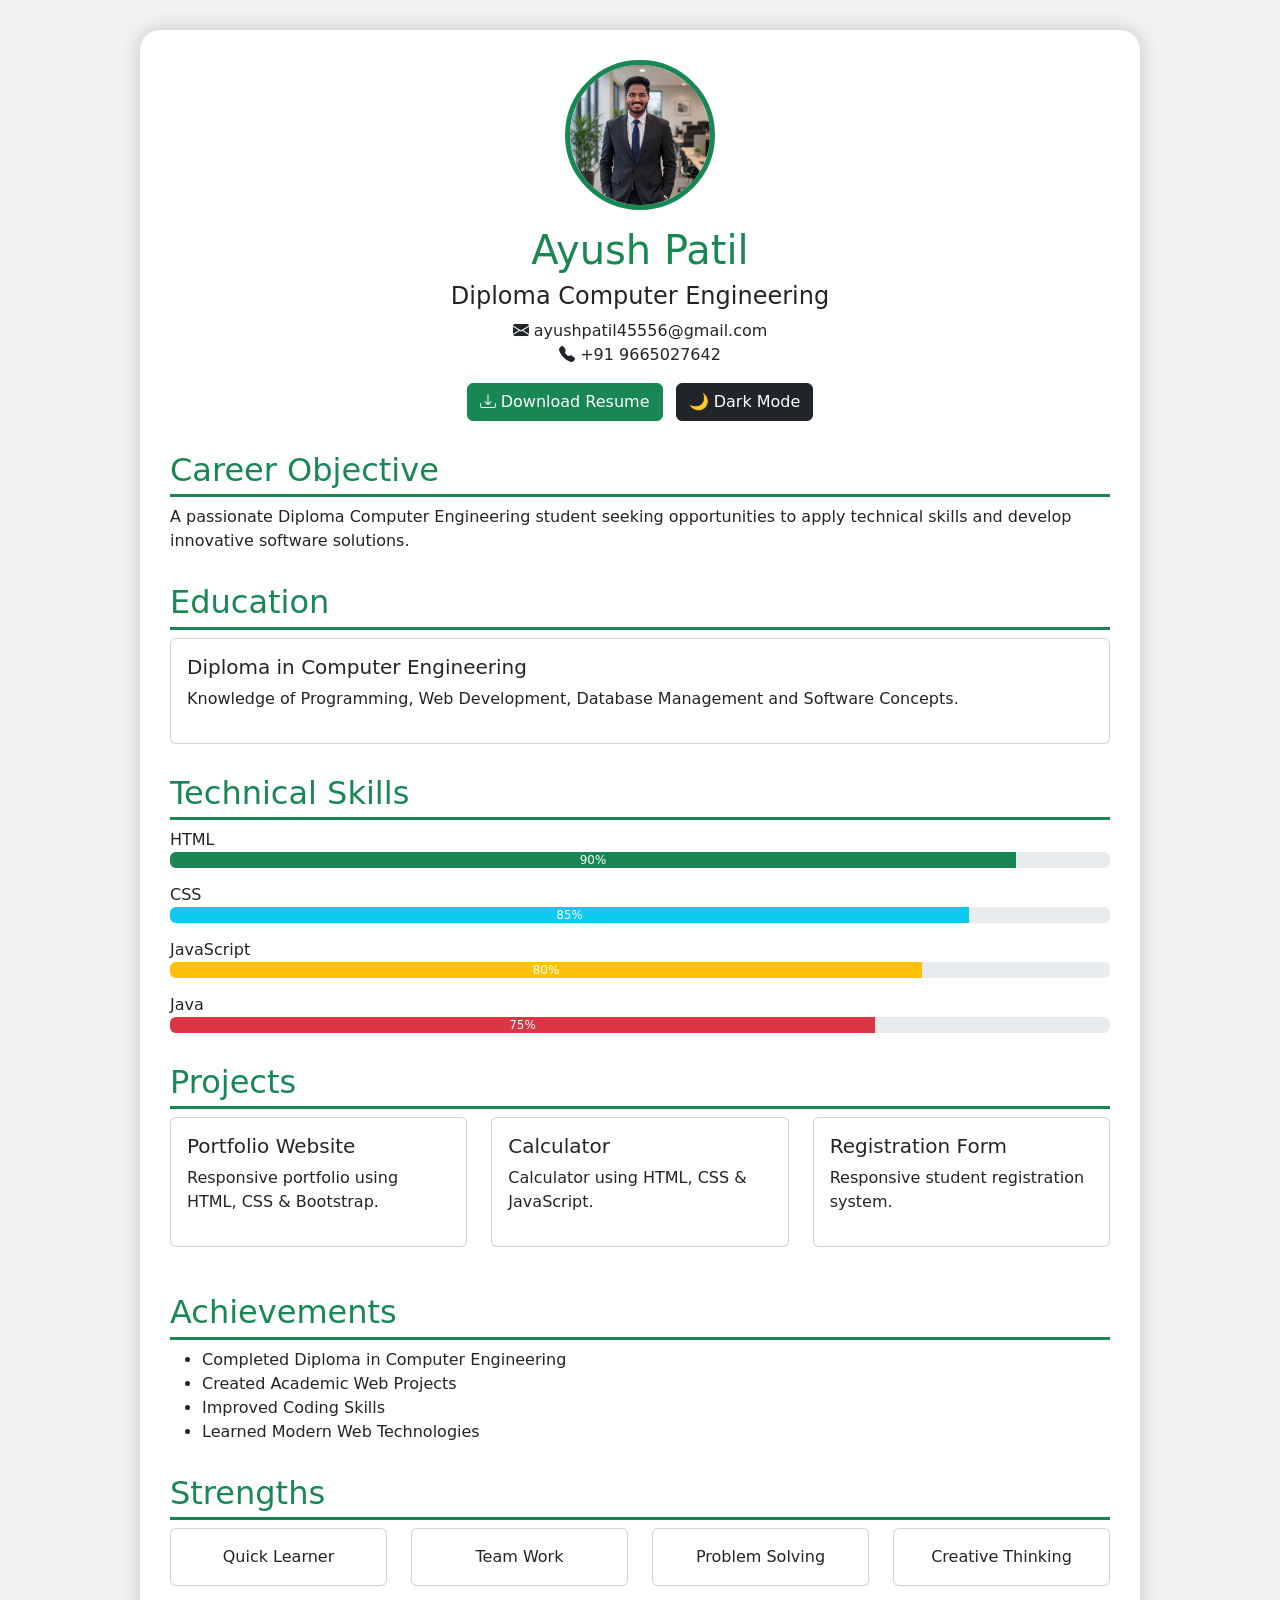
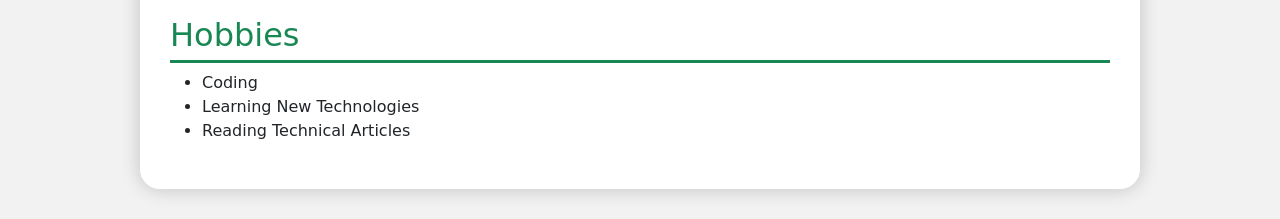
<file: resume.html>
<!DOCTYPE html>
<html lang="en">
<head>
<meta charset="UTF-8">
<meta name="viewport" content="width=device-width, initial-scale=1">

<title>Pankaj Phule Resume</title>

<!-- Bootstrap -->
<link href="https://cdn.jsdelivr.net/npm/bootstrap@5.3.3/dist/css/bootstrap.min.css" rel="stylesheet">

<!-- Bootstrap Icons -->
<link rel="stylesheet"
href="https://cdn.jsdelivr.net/npm/bootstrap-icons@1.11.3/font/bootstrap-icons.min.css">

<style>

body{
    background:#f2f2f2;
    transition:0.4s;
}

.resume{
    max-width:1000px;
    margin:30px auto;
    background:white;
    padding:30px;
    border-radius:20px;
    box-shadow:0 0 20px rgba(0,0,0,0.2);
}

.profile-img{
    width:150px;
    height:150px;
    border-radius:50%;
    object-fit:cover;
    border:5px solid #198754;
}

.section-title{
    color:#198754;
    border-bottom:3px solid #198754;
    padding-bottom:5px;
    margin-top:30px;
}

.card{
    transition:0.4s;
}

.card:hover{
    transform:translateY(-8px);
    box-shadow:0 10px 20px rgba(0,0,0,0.2);
}

.skill{
    margin-bottom:15px;
}

.dark-mode{
    background:#121212;
    color:white;
}

.dark-mode .resume{
    background:#1e1e1e;
    color:white;
}

#topBtn{
    position:fixed;
    bottom:20px;
    right:20px;
    display:none;
}

.fade{
    opacity:0;
    transform:translateY(30px);
    transition:1s;
}

.fade.show{
    opacity:1;
    transform:translateY(0);
}

</style>
</head>

<body>

<div class="container">

<div class="resume">

<div class="text-center">

<img src="imagecss/ap.png" class="profile-img">

<h1 class="mt-3 text-success"> Ayush Patil</h1>

<h4>Diploma Computer Engineering</h4>

<p>
<i class="bi bi-envelope-fill"></i>
ayushpatil45556@gmail.com


<br>

<i class="bi bi-telephone-fill"></i>
+91 9665027642
</p>

<button class="btn btn-success me-2"
onclick="downloadResume()">
<i class="bi bi-download"></i>
Download Resume
</button>

<button class="btn btn-dark"
onclick="toggleMode()">
🌙 Dark Mode
</button>

</div>

<!-- Objective -->
<h2 class="section-title fade">Career Objective</h2>

<p class="fade">
A passionate Diploma Computer Engineering student
seeking opportunities to apply technical skills and
develop innovative software solutions.
</p>

<!-- Education -->
<h2 class="section-title fade">Education</h2>

<div class="card p-3 fade">
<h5>Diploma in Computer Engineering</h5>
<p>
Knowledge of Programming, Web Development,
Database Management and Software Concepts.
</p>
</div>

<!-- Skills -->
<h2 class="section-title fade">Technical Skills</h2>

<div class="skill fade">
HTML
<div class="progress">
<div class="progress-bar bg-success" style="width:90%">
90%
</div>
</div>
</div>

<div class="skill fade">
CSS
<div class="progress">
<div class="progress-bar bg-info" style="width:85%">
85%
</div>
</div>
</div>

<div class="skill fade">
JavaScript
<div class="progress">
<div class="progress-bar bg-warning" style="width:80%">
80%
</div>
</div>
</div>

<div class="skill fade">
Java
<div class="progress">
<div class="progress-bar bg-danger" style="width:75%">
75%
</div>
</div>
</div>

<!-- Projects -->
<h2 class="section-title fade">Projects</h2>

<div class="row">

<div class="col-md-4 mb-3">
<div class="card p-3 fade">
<h5>Portfolio Website</h5>
<p>Responsive portfolio using HTML, CSS & Bootstrap.</p>
</div>
</div>

<div class="col-md-4 mb-3">
<div class="card p-3 fade">
<h5>Calculator</h5>
<p>Calculator using HTML, CSS & JavaScript.</p>
</div>
</div>

<div class="col-md-4 mb-3">
<div class="card p-3 fade">
<h5>Registration Form</h5>
<p>Responsive student registration system.</p>
</div>
</div>

</div>

<!-- Achievements -->
<h2 class="section-title fade">Achievements</h2>

<ul class="fade">
<li>Completed Diploma in Computer Engineering</li>
<li>Created Academic Web Projects</li>
<li>Improved Coding Skills</li>
<li>Learned Modern Web Technologies</li>
</ul>

<!-- Strengths -->
<h2 class="section-title fade">Strengths</h2>

<div class="row text-center">

<div class="col-md-3">
<div class="card p-3 fade">
Quick Learner
</div>
</div>

<div class="col-md-3">
<div class="card p-3 fade">
Team Work
</div>
</div>

<div class="col-md-3">
<div class="card p-3 fade">
Problem Solving
</div>
</div>

<div class="col-md-3">
<div class="card p-3 fade">
Creative Thinking
</div>
</div>

</div>

<!-- Hobbies -->
<h2 class="section-title fade">Hobbies</h2>

<ul class="fade">
<li>Coding</li>
<li>Learning New Technologies</li>
<li>Reading Technical Articles</li>
</ul>

</div>

</div>

<!-- Back To Top -->
<button id="topBtn"
class="btn btn-success"
onclick="topFunction()">
↑
</button>

<script>

// Download Resume
function downloadResume() {
    window.print();
}

// Dark Mode
function toggleMode() {
    document.body.classList.toggle("dark-mode");
}

// Scroll Button
window.onscroll = function () {

let btn = document.getElementById("topBtn");

if(document.documentElement.scrollTop > 200){
    btn.style.display = "block";
}
else{
    btn.style.display = "none";
}

};

// Top Function
function topFunction(){
    window.scrollTo({
        top:0,
        behavior:'smooth'
    });
}

// Scroll Animation
const fades = document.querySelectorAll(".fade");

window.addEventListener("scroll", ()=>{

fades.forEach(item=>{

const top = item.getBoundingClientRect().top;

if(top < window.innerHeight - 100){
    item.classList.add("show");
}

});

});

</script>

</body>
</html>
</file>
